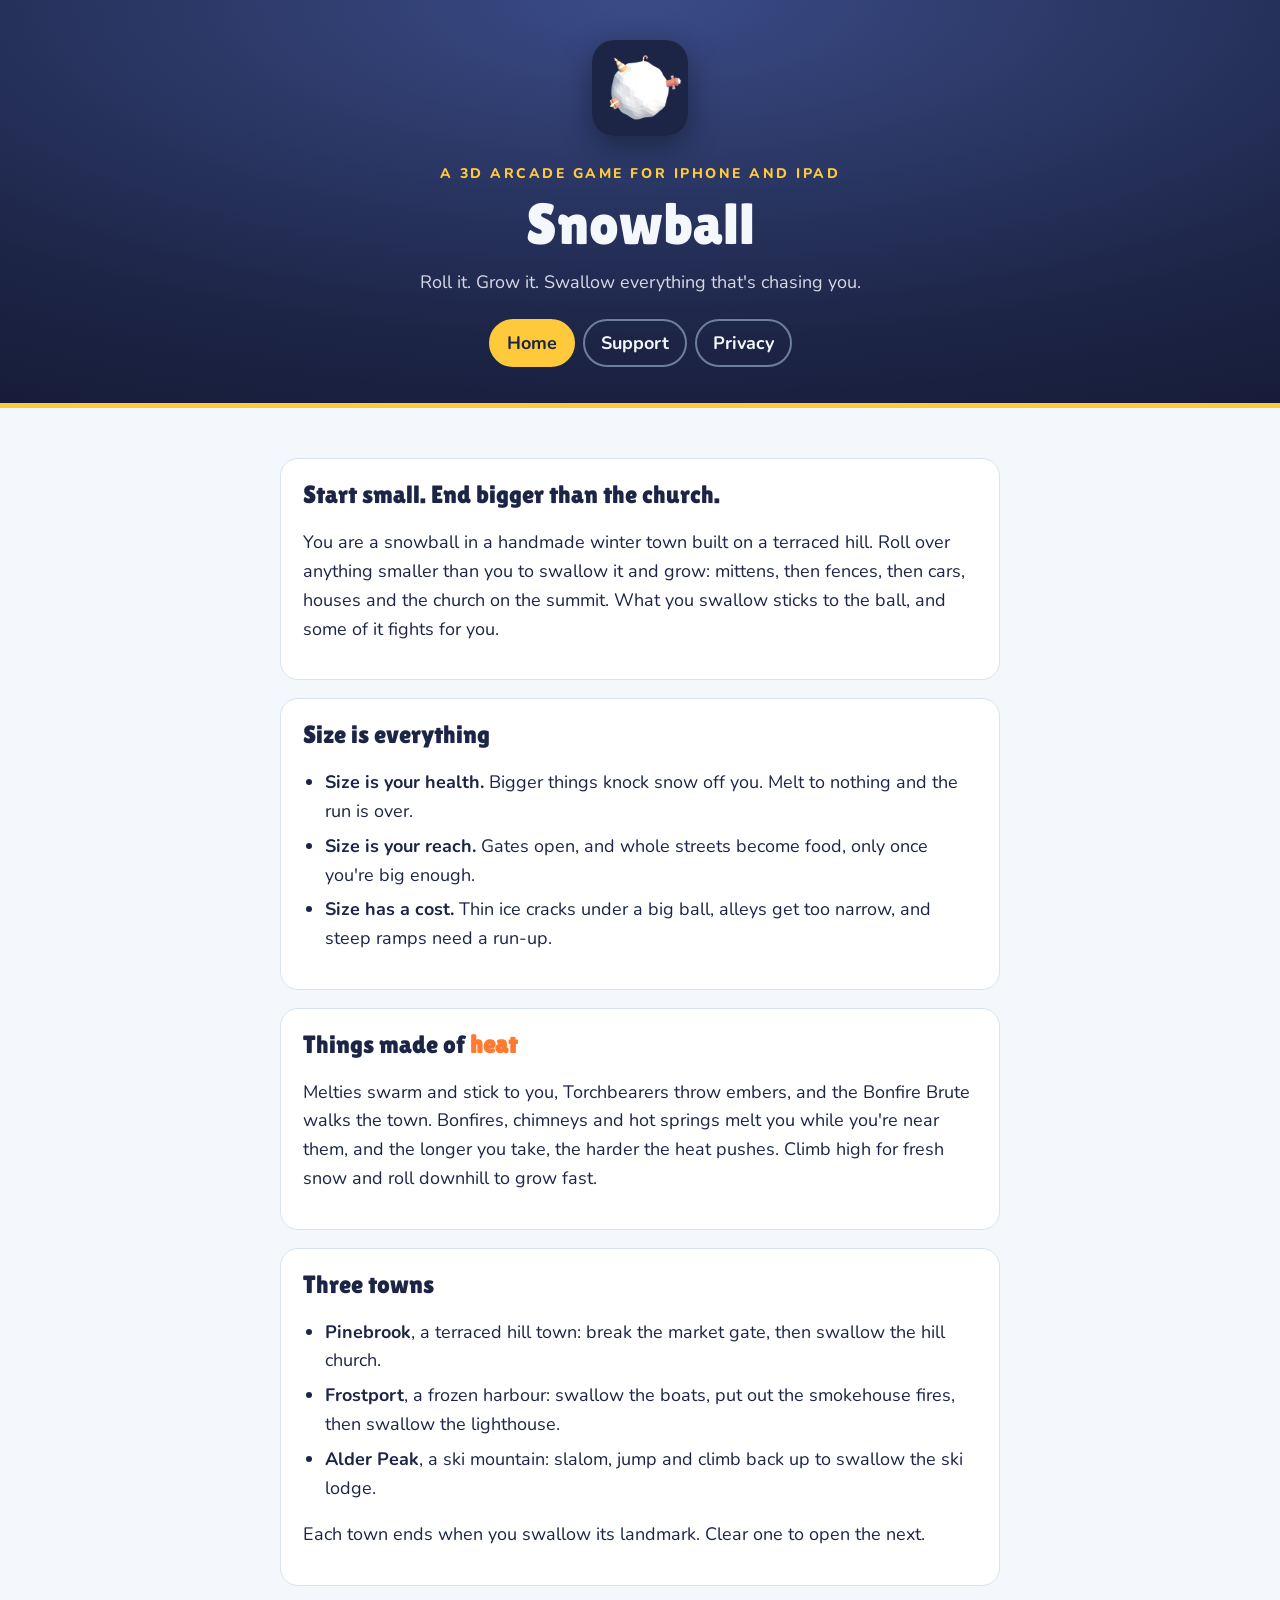
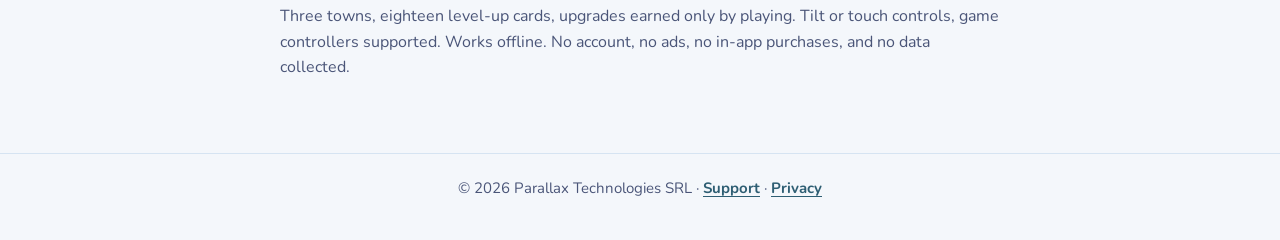
<file: index.html>
<!doctype html>
<html lang="en">
<head>
<meta charset="utf-8">
<meta name="viewport" content="width=device-width, initial-scale=1">
<title>Snowball: Roll It, Grow It</title>
<meta name="description" content="Snowball: roll through a winter town, swallow anything smaller than you, and outrun the heat.">
<link rel="icon" href="icon.png">
<link rel="stylesheet" href="style.css">
</head>
<body>
<header class="band">
  <div class="inner">
    <img src="icon.png" alt="Snowball app icon">
    <p class="eyebrow">A 3D arcade game for iPhone and iPad</p>
    <h1>Snowball</h1>
    <p class="lede">Roll it. Grow it. Swallow everything that's chasing you.</p>
    <nav class="tabs" aria-label="Pages">
      <a href="index.html" aria-current="page">Home</a>
      <a href="support.html">Support</a>
      <a href="privacy.html">Privacy</a>
    </nav>
  </div>
</header>
<main>
  <section class="card">
    <h2>Start small. End bigger than the church.</h2>
    <p>You are a snowball in a handmade winter town built on a terraced hill. Roll over anything smaller than you to swallow it and grow: mittens, then fences, then cars, houses and the church on the summit. What you swallow sticks to the ball, and some of it fights for you.</p>
  </section>
  <section class="card">
    <h2>Size is everything</h2>
    <ul>
      <li><strong>Size is your health.</strong> Bigger things knock snow off you. Melt to nothing and the run is over.</li>
      <li><strong>Size is your reach.</strong> Gates open, and whole streets become food, only once you're big enough.</li>
      <li><strong>Size has a cost.</strong> Thin ice cracks under a big ball, alleys get too narrow, and steep ramps need a run-up.</li>
    </ul>
  </section>
  <section class="card">
    <h2>Things made of <span class="hot">heat</span></h2>
    <p>Melties swarm and stick to you, Torchbearers throw embers, and the Bonfire Brute walks the town. Bonfires, chimneys and hot springs melt you while you're near them, and the longer you take, the harder the heat pushes. Climb high for fresh snow and roll downhill to grow fast.</p>
  </section>
  <section class="card">
    <h2>Three towns</h2>
    <ul>
      <li><strong>Pinebrook</strong>, a terraced hill town: break the market gate, then swallow the hill church.</li>
      <li><strong>Frostport</strong>, a frozen harbour: swallow the boats, put out the smokehouse fires, then swallow the lighthouse.</li>
      <li><strong>Alder Peak</strong>, a ski mountain: slalom, jump and climb back up to swallow the ski lodge.</li>
    </ul>
    <p>Each town ends when you swallow its landmark. Clear one to open the next.</p>
  </section>
  <p class="note">Three towns, eighteen level-up cards, upgrades earned only by playing. Tilt or touch controls, game controllers supported. Works offline. No account, no ads, no in-app purchases, and no data collected.</p>
</main>
<footer>&copy; 2026 Parallax Technologies SRL &middot; <a href="support.html">Support</a> &middot; <a href="privacy.html">Privacy</a></footer>
</body>
</html>
</file>
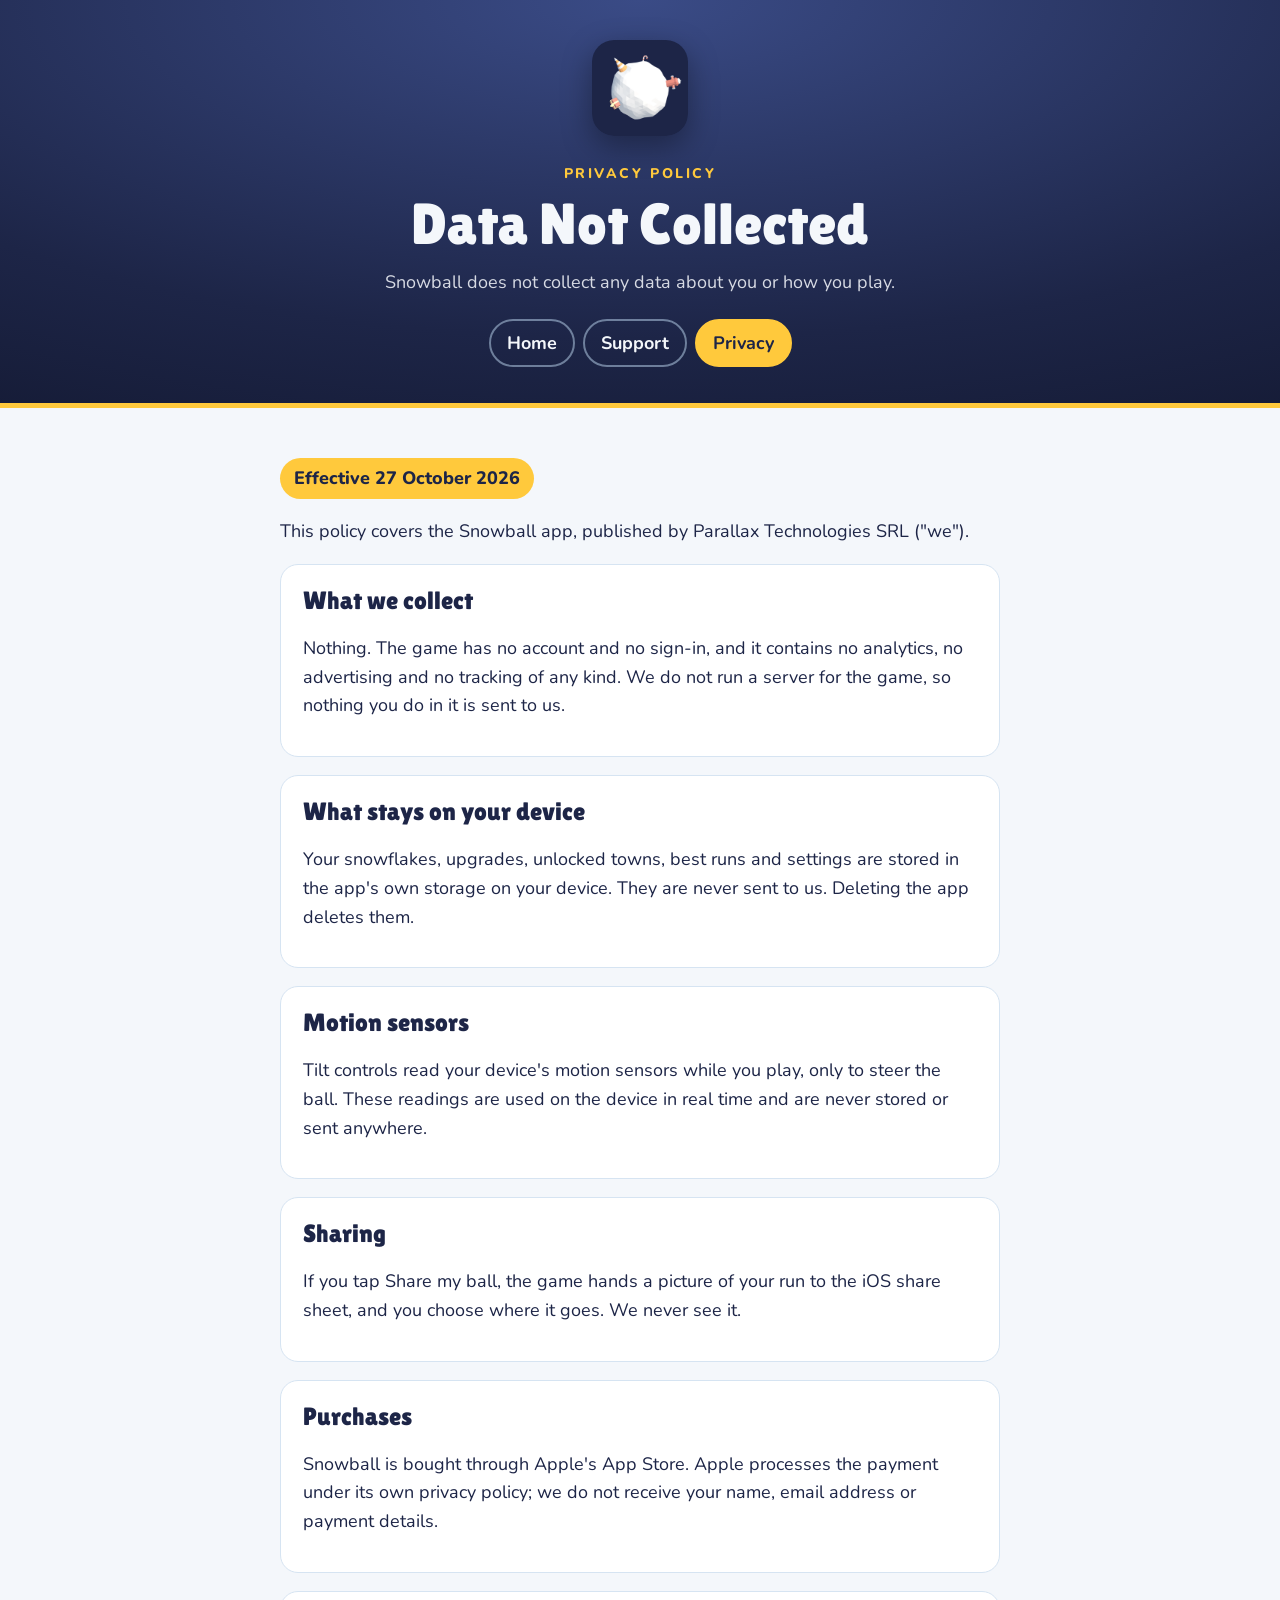
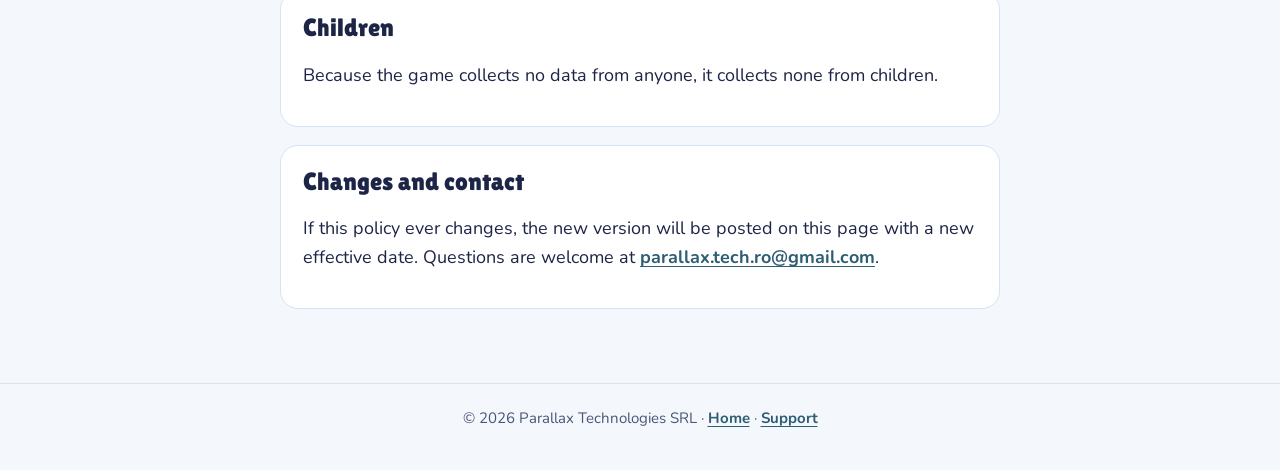
<file: privacy.html>
<!doctype html>
<html lang="en">
<head>
<meta charset="utf-8">
<meta name="viewport" content="width=device-width, initial-scale=1">
<title>Snowball Privacy</title>
<meta name="description" content="Snowball privacy policy: Data Not Collected.">
<link rel="icon" href="icon.png">
<link rel="stylesheet" href="style.css">
</head>
<body>
<header class="band">
  <div class="inner">
    <img src="icon.png" alt="Snowball app icon">
    <p class="eyebrow">Privacy policy</p>
    <h1>Data Not Collected</h1>
    <p class="lede">Snowball does not collect any data about you or how you play.</p>
    <nav class="tabs" aria-label="Pages">
      <a href="index.html">Home</a>
      <a href="support.html">Support</a>
      <a href="privacy.html" aria-current="page">Privacy</a>
    </nav>
  </div>
</header>
<main>
  <p><span class="pill">Effective 27 October 2026</span></p>
  <p>This policy covers the Snowball app, published by Parallax Technologies SRL ("we").</p>

  <section class="card">
    <h2>What we collect</h2>
    <p>Nothing. The game has no account and no sign-in, and it contains no analytics, no advertising and no tracking of any kind. We do not run a server for the game, so nothing you do in it is sent to us.</p>
  </section>
  <section class="card">
    <h2>What stays on your device</h2>
    <p>Your snowflakes, upgrades, unlocked towns, best runs and settings are stored in the app's own storage on your device. They are never sent to us. Deleting the app deletes them.</p>
  </section>
  <section class="card">
    <h2>Motion sensors</h2>
    <p>Tilt controls read your device's motion sensors while you play, only to steer the ball. These readings are used on the device in real time and are never stored or sent anywhere.</p>
  </section>
  <section class="card">
    <h2>Sharing</h2>
    <p>If you tap Share my ball, the game hands a picture of your run to the iOS share sheet, and you choose where it goes. We never see it.</p>
  </section>
  <section class="card">
    <h2>Purchases</h2>
    <p>Snowball is bought through Apple's App Store. Apple processes the payment under its own privacy policy; we do not receive your name, email address or payment details.</p>
  </section>
  <section class="card">
    <h2>Children</h2>
    <p>Because the game collects no data from anyone, it collects none from children.</p>
  </section>
  <section class="card">
    <h2>Changes and contact</h2>
    <p>If this policy ever changes, the new version will be posted on this page with a new effective date. Questions are welcome at <a href="mailto:parallax.tech.ro@gmail.com">parallax.tech.ro@gmail.com</a>.</p>
  </section>
</main>
<footer>&copy; 2026 Parallax Technologies SRL &middot; <a href="index.html">Home</a> &middot; <a href="support.html">Support</a></footer>
</body>
</html>
</file>
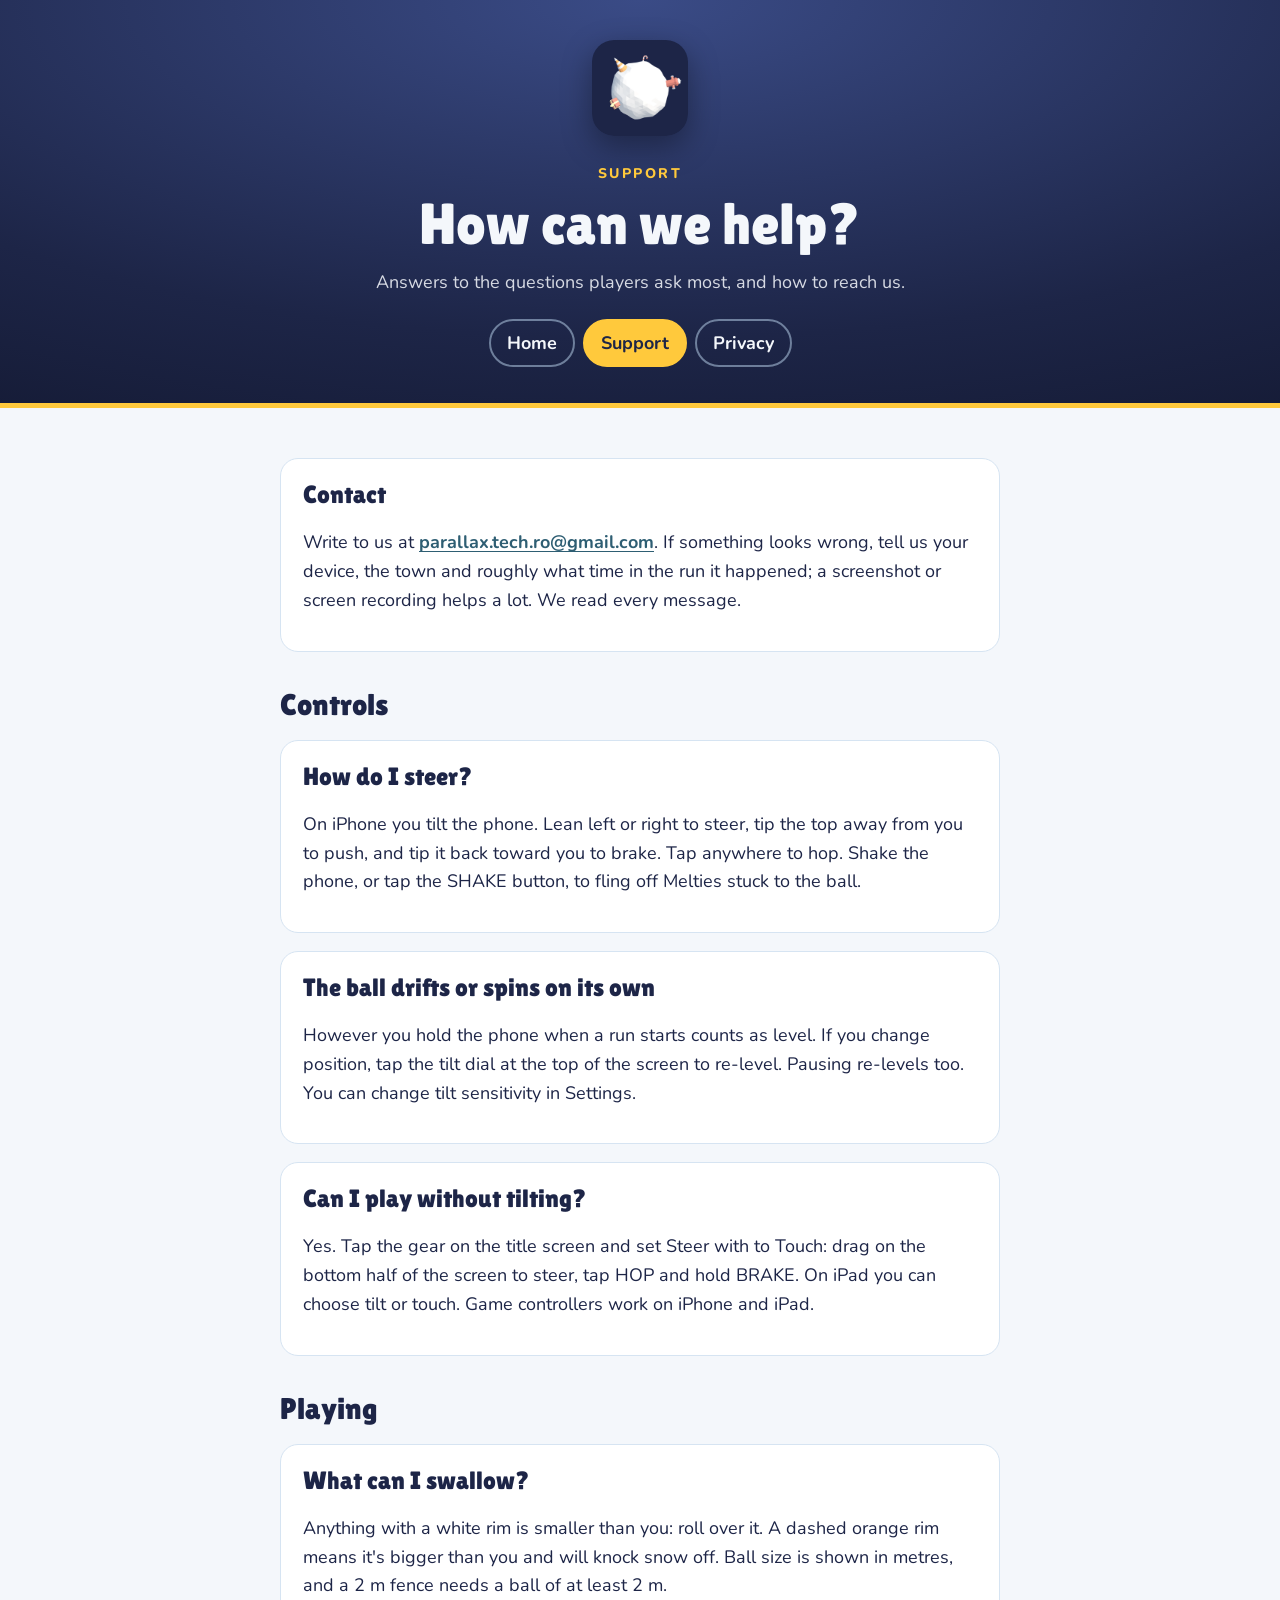
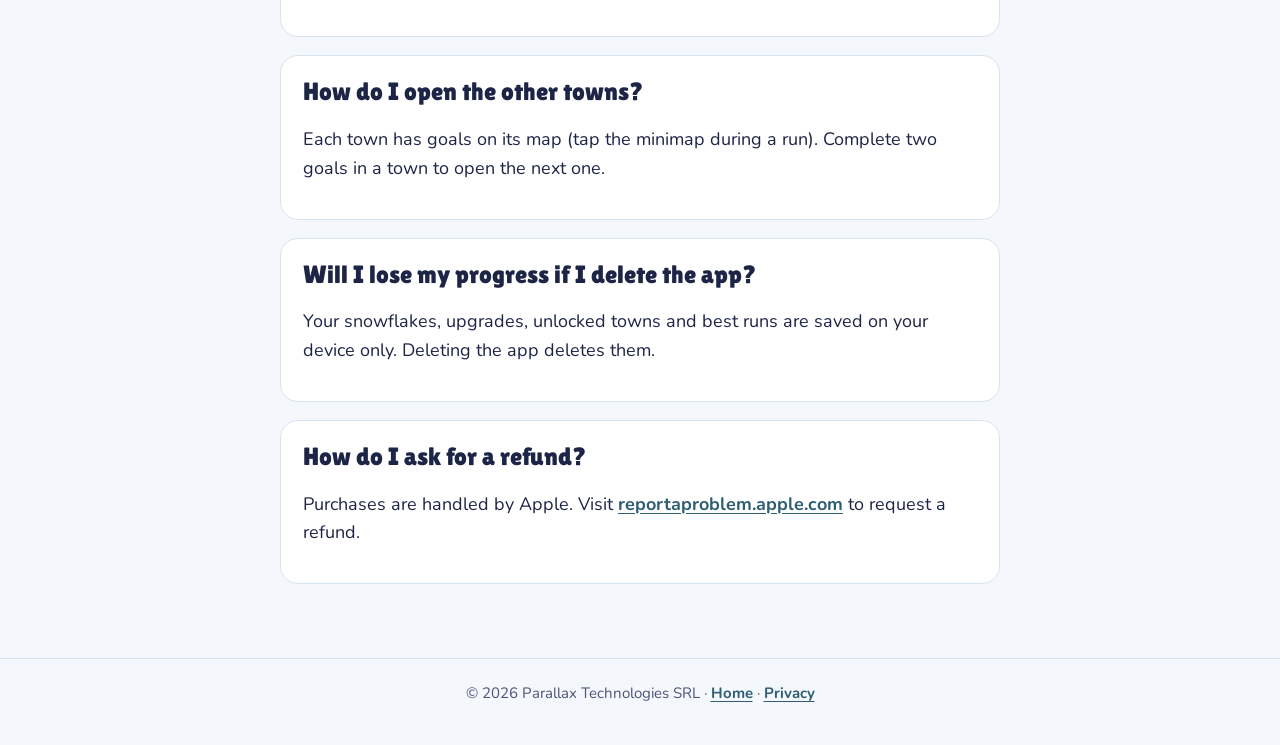
<file: support.html>
<!doctype html>
<html lang="en">
<head>
<meta charset="utf-8">
<meta name="viewport" content="width=device-width, initial-scale=1">
<title>Snowball Support</title>
<meta name="description" content="Help with Snowball: tilt controls, touch mode, saved progress and how to reach us.">
<link rel="icon" href="icon.png">
<link rel="stylesheet" href="style.css">
</head>
<body>
<header class="band">
  <div class="inner">
    <img src="icon.png" alt="Snowball app icon">
    <p class="eyebrow">Support</p>
    <h1>How can we help?</h1>
    <p class="lede">Answers to the questions players ask most, and how to reach us.</p>
    <nav class="tabs" aria-label="Pages">
      <a href="index.html">Home</a>
      <a href="support.html" aria-current="page">Support</a>
      <a href="privacy.html">Privacy</a>
    </nav>
  </div>
</header>
<main>
  <section class="card">
    <h2>Contact</h2>
    <p>Write to us at <a href="mailto:parallax.tech.ro@gmail.com">parallax.tech.ro@gmail.com</a>. If something looks wrong, tell us your device, the town and roughly what time in the run it happened; a screenshot or screen recording helps a lot. We read every message.</p>
  </section>

  <h2>Controls</h2>
  <section class="card">
    <h2>How do I steer?</h2>
    <p>On iPhone you tilt the phone. Lean left or right to steer, tip the top away from you to push, and tip it back toward you to brake. Tap anywhere to hop. Shake the phone, or tap the SHAKE button, to fling off Melties stuck to the ball.</p>
  </section>
  <section class="card">
    <h2>The ball drifts or spins on its own</h2>
    <p>However you hold the phone when a run starts counts as level. If you change position, tap the tilt dial at the top of the screen to re-level. Pausing re-levels too. You can change tilt sensitivity in Settings.</p>
  </section>
  <section class="card">
    <h2>Can I play without tilting?</h2>
    <p>Yes. Tap the gear on the title screen and set Steer with to Touch: drag on the bottom half of the screen to steer, tap HOP and hold BRAKE. On iPad you can choose tilt or touch. Game controllers work on iPhone and iPad.</p>
  </section>

  <h2>Playing</h2>
  <section class="card">
    <h2>What can I swallow?</h2>
    <p>Anything with a white rim is smaller than you: roll over it. A dashed orange rim means it's bigger than you and will knock snow off. Ball size is shown in metres, and a 2 m fence needs a ball of at least 2 m.</p>
  </section>
  <section class="card">
    <h2>How do I open the other towns?</h2>
    <p>Each town has goals on its map (tap the minimap during a run). Complete two goals in a town to open the next one.</p>
  </section>
  <section class="card">
    <h2>Will I lose my progress if I delete the app?</h2>
    <p>Your snowflakes, upgrades, unlocked towns and best runs are saved on your device only. Deleting the app deletes them.</p>
  </section>
  <section class="card">
    <h2>How do I ask for a refund?</h2>
    <p>Purchases are handled by Apple. Visit <a href="https://reportaproblem.apple.com">reportaproblem.apple.com</a> to request a refund.</p>
  </section>
</main>
<footer>&copy; 2026 Parallax Technologies SRL &middot; <a href="index.html">Home</a> &middot; <a href="privacy.html">Privacy</a></footer>
</body>
</html>
</file>
<file: style.css>
/* Snowball support pages. The game's palette and fonts (docs/art-direction.md). Lilita One and Nunito are SIL OFL. */
@font-face { font-family: "Lilita One"; src: url("fonts/LilitaOne.woff2") format("woff2"); font-display: swap; }
@font-face { font-family: "Nunito"; src: url("fonts/Nunito.woff2") format("woff2"); font-weight: 400 900; font-display: swap; }

:root {
  --night: #1d2547; --snow: #f4f7fb; --frost: #bfd9f2; --pine: #2e5e73; --ember: #ff7a2f; --spark: #ffc93c;
  --bg: var(--snow); --text: var(--night); --muted: #4a5578; --panel: #ffffff; --rule: #d6e4f2; --link: var(--pine);
}
@media (prefers-color-scheme: dark) {
  :root { --bg: #141a33; --text: var(--snow); --muted: #c3cde3; --panel: var(--night); --rule: #2f3a66; --link: var(--frost); }
}
* { box-sizing: border-box; }
html { -webkit-text-size-adjust: 100%; }
body { margin: 0; background: var(--bg); color: var(--text); font: 18px/1.6 "Nunito", system-ui, sans-serif; }
a { color: var(--link); font-weight: 700; text-underline-offset: 3px; }
header.band { background: radial-gradient(120% 140% at 50% 0%, #3a4b86 0%, var(--night) 60%, #11162d 100%); color: var(--snow); border-bottom: 5px solid var(--spark); }
header.band .inner { max-width: 760px; margin: 0 auto; padding: 40px 20px 36px; text-align: center; }
header.band img { width: 96px; height: 96px; border-radius: 22px; box-shadow: 0 10px 30px rgba(0,0,0,.35); }
.eyebrow { color: var(--spark); font-weight: 800; letter-spacing: .18em; text-transform: uppercase; font-size: 14px; margin: 18px 0 4px; }
h1, h2 { font-family: "Lilita One", "Arial Rounded MT Bold", sans-serif; font-weight: 400; line-height: 1.15; }
h1 { font-size: clamp(38px, 8vw, 58px); margin: 6px 0 10px; }
header.band p.lede { margin: 0 auto; max-width: 560px; color: rgba(244,247,251,.86); }
nav.tabs { display: flex; justify-content: center; gap: 8px; flex-wrap: wrap; margin-top: 22px; }
nav.tabs a { color: var(--snow); text-decoration: none; padding: 8px 16px; border-radius: 999px; border: 2px solid rgba(191,217,242,.5); }
nav.tabs a[aria-current="page"] { background: var(--spark); color: var(--night); border-color: var(--spark); }
main { max-width: 760px; margin: 0 auto; padding: 32px 20px 56px; }
h2 { font-size: 30px; margin: 36px 0 8px; }
section.card { background: var(--panel); border: 1px solid var(--rule); border-radius: 18px; padding: 6px 22px 18px; margin: 18px 0; }
section.card h2 { margin-top: 16px; font-size: 25px; }
ul { padding-left: 1.2em; } li { margin: 6px 0; }
.hot { color: var(--ember); font-weight: 800; }
.note { color: var(--muted); font-size: 16px; }
.pill { display: inline-block; background: var(--spark); color: var(--night); font-weight: 800; padding: 6px 14px; border-radius: 999px; }
footer { border-top: 1px solid var(--rule); color: var(--muted); font-size: 15px; text-align: center; padding: 22px 20px 40px; }
</file>
